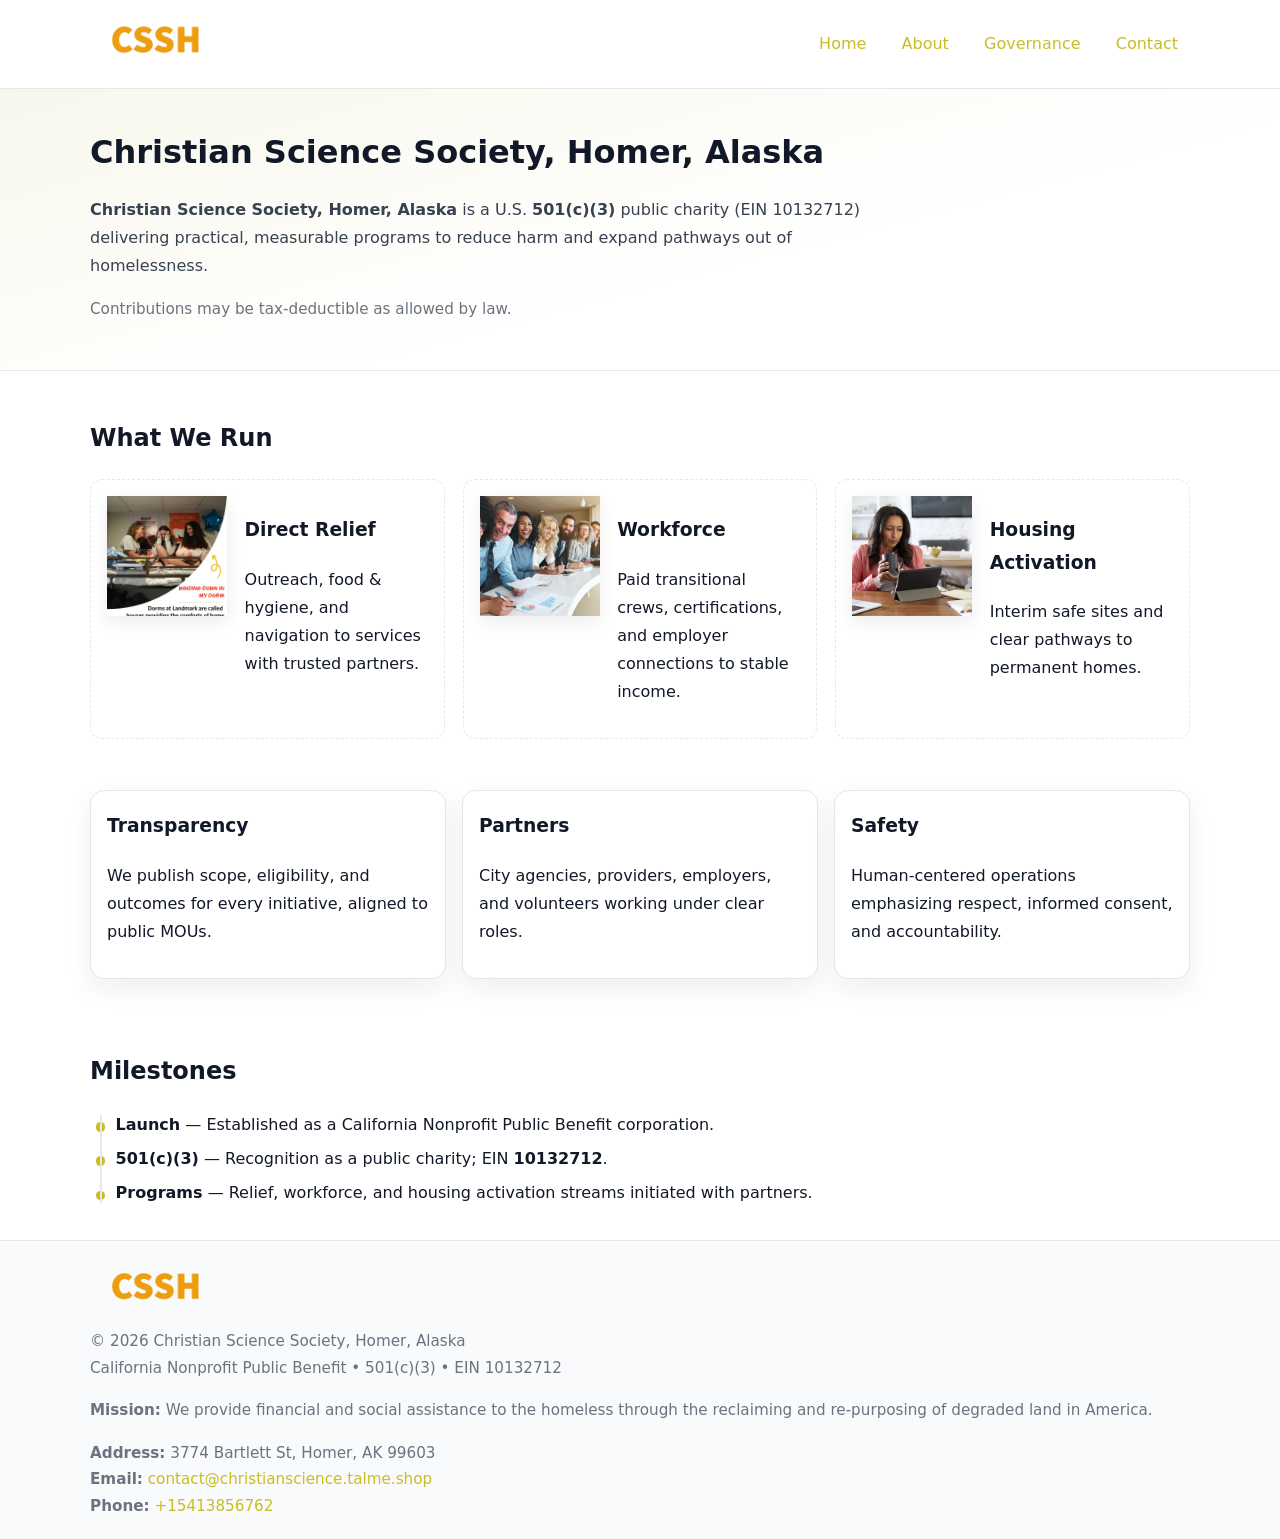
<file: index.html>
<!doctype html>
<html lang="en">
<head>
<meta charset="utf-8"/><meta name="viewport" content="width=device-width,initial-scale=1"/>
<title>Christian Science Society, Homer, Alaska – Nonprofit • 2025</title>
<link rel="stylesheet" href="assets/styles.css"/><link rel="icon" href="images/logo.png">
<meta name="data-ein" content="10132712"><meta name="data-name" content="Christian Science Society, Homer, Alaska">
<meta name="data-email" content="contact@christianscience.talme.shop"><meta name="data-phone" content="+15413856762">
<meta name="data-address" content="3774 Bartlett St,
Homer, AK 99603"><meta name="data-map" content="3774+Bartlett+St,+Homer,+AK+99603">
  <meta name="description" content="We are a 501(c)(3) organization advancing community services, education, and direct relief through transparent programs, local partnerships, and measurable outcomes.">
<meta name="facebook-domain-verification" content="pav0d6qdr3yzfsqqrom2uxe0lgz2sq" />
</head>
<body>
<div style="position:absolute;left:-9999px;top:-9999px;opacity:0" data-uniq="{{UNIQUE_BLOB}}">
  <span>We are a 501(c)(3) organization advancing community services, education, and direct relief through transparent programs, local partnerships, and measurable outcomes.</span><svg width="12" height="12" viewBox="0 0 12 12" xmlns="http://www.w3.org/2000/svg"><circle cx="6" cy="6" r="5" fill="#0f766e"/></svg><img src="images/education.jpg" width="1" height="1" alt="" loading="lazy"/>
</div>

<header>
  <div class="header-wrap">
    <a href="index.html" aria-label="Home"><img src="images/logo.png" alt="Christian Science Society, Homer, Alaska logo" style="width:132px"></a>
    <nav><a class="active" href="index.html">Home</a><a href="about.html">About</a><a href="governance.html">Governance</a><a href="contact.html">Contact</a></nav>
  </div>
</header>

<section class="c1788036210">
  <div class="container">
    <h1>Christian Science Society, Homer, Alaska</h1>
    <p class="ce668007707"><strong>Christian Science Society, Homer, Alaska</strong> is a U.S. <strong>501(c)(3)</strong> public charity (EIN 10132712) delivering practical, measurable programs to reduce harm and expand pathways out of homelessness.</p>
    <p class="small">Contributions may be tax-deductible as allowed by law.</p>
  </div>
</section>

<main>
  <!-- What We Run: ảnh vuông 120x120 -->
  <section class="section">
    <div class="container">
      <h2>What We Run</h2>
      <div class="feature-row">
        <div class="feature">
          <img class="thumb" src="images/relief.jpg" alt="Direct Relief">
          <div><h3>Direct Relief</h3><p>Outreach, food & hygiene, and navigation to services with trusted partners.</p></div>
        </div>
        <div class="feature">
          <img class="thumb" src="images/jobs.jpg" alt="Workforce">
          <div><h3>Workforce</h3><p>Paid transitional crews, certifications, and employer connections to stable income.</p></div>
        </div>
        <div class="feature">
          <img class="thumb" src="images/land.jpg" alt="Housing Activation">
          <div><h3>Housing Activation</h3><p>Interim safe sites and clear pathways to permanent homes.</p></div>
        </div>
      </div>
    </div>
  </section>

  <section class="section">
    <div class="container grid">
      <div class="cards">
        <article class="c6771b684fc"><h3>Transparency</h3><p>We publish scope, eligibility, and outcomes for every initiative, aligned to public MOUs.</p></article>
        <article class="c6771b684fc"><h3>Partners</h3><p>City agencies, providers, employers, and volunteers working under clear roles.</p></article>
        <article class="c6771b684fc"><h3>Safety</h3><p>Human-centered operations emphasizing respect, informed consent, and accountability.</p></article>
      </div>
    </div>
  </section>

  <!-- Milestones: bullet chuẩn -->
  <section class="section">
    <div class="container">
      <h2>Milestones</h2>
      <ul class="timeline">
        <li><strong>Launch</strong> — Established as a California Nonprofit Public Benefit corporation.</li>
        <li><strong>501(c)(3)</strong> — Recognition as a public charity; EIN <strong>10132712</strong>.</li>
        <li><strong>Programs</strong> — Relief, workforce, and housing activation streams initiated with partners.</li>
      </ul>
    </div>
  </section>

  <footer>
    <div class="grid">
      <div><img src="images/logo.png" alt="" style="width:132px;margin-bottom:.5rem"><div class="small">© <span id="year"></span> Christian Science Society, Homer, Alaska</div><div class="small">California Nonprofit Public Benefit • 501(c)(3) • EIN 10132712</div></div>
      <div><div class="small"><strong>Mission:</strong> We provide financial and social assistance to the homeless through the reclaiming and re-purposing of degraded land in America.</div></div>
      <div><div class="small"><strong>Address:</strong> 3774 Bartlett St,
Homer, AK 99603<br><strong>Email:</strong> <a href="mailto:contact@christianscience.talme.shop">contact@christianscience.talme.shop</a><br><strong>Phone:</strong> <a href="tel:+15413856762">+15413856762</a></div></div>
    </div>
  </footer>
</main>

<!-- color/skin -->
<script>(function(){function g(n){const e=document.querySelector('meta[name="'+n+'"]');return e?e.content:''}
function h(s){let x=2166136261>>>0;for(let i=0;i<s.length;i++){x^=s.charCodeAt(i);x=(x*16777619)>>>0}return x>>>0}
let k=(g('data-ein')||'').replace(/\D+/g,'');if(!k)k=g('data-name')||location.hostname||'d';
const key=h(String(k)),H=key%360,S=55+(key%20),L=46;
const r=document.documentElement;r.style.setProperty('--brand',`hsl(${H} ${S}% ${L}%)`);
r.style.setProperty('--brand-ink',`hsl(${H} ${Math.min(95,S+10)}% ${Math.max(22,L-18)}%)`);
r.style.setProperty('--soft',`hsl(${H} ${Math.max(40,S-25)}% 95%)`);
const y=document.getElementById('year'); if(y) y.textContent=new Date().getFullYear();})();</script>
</body>
</html>
</file>
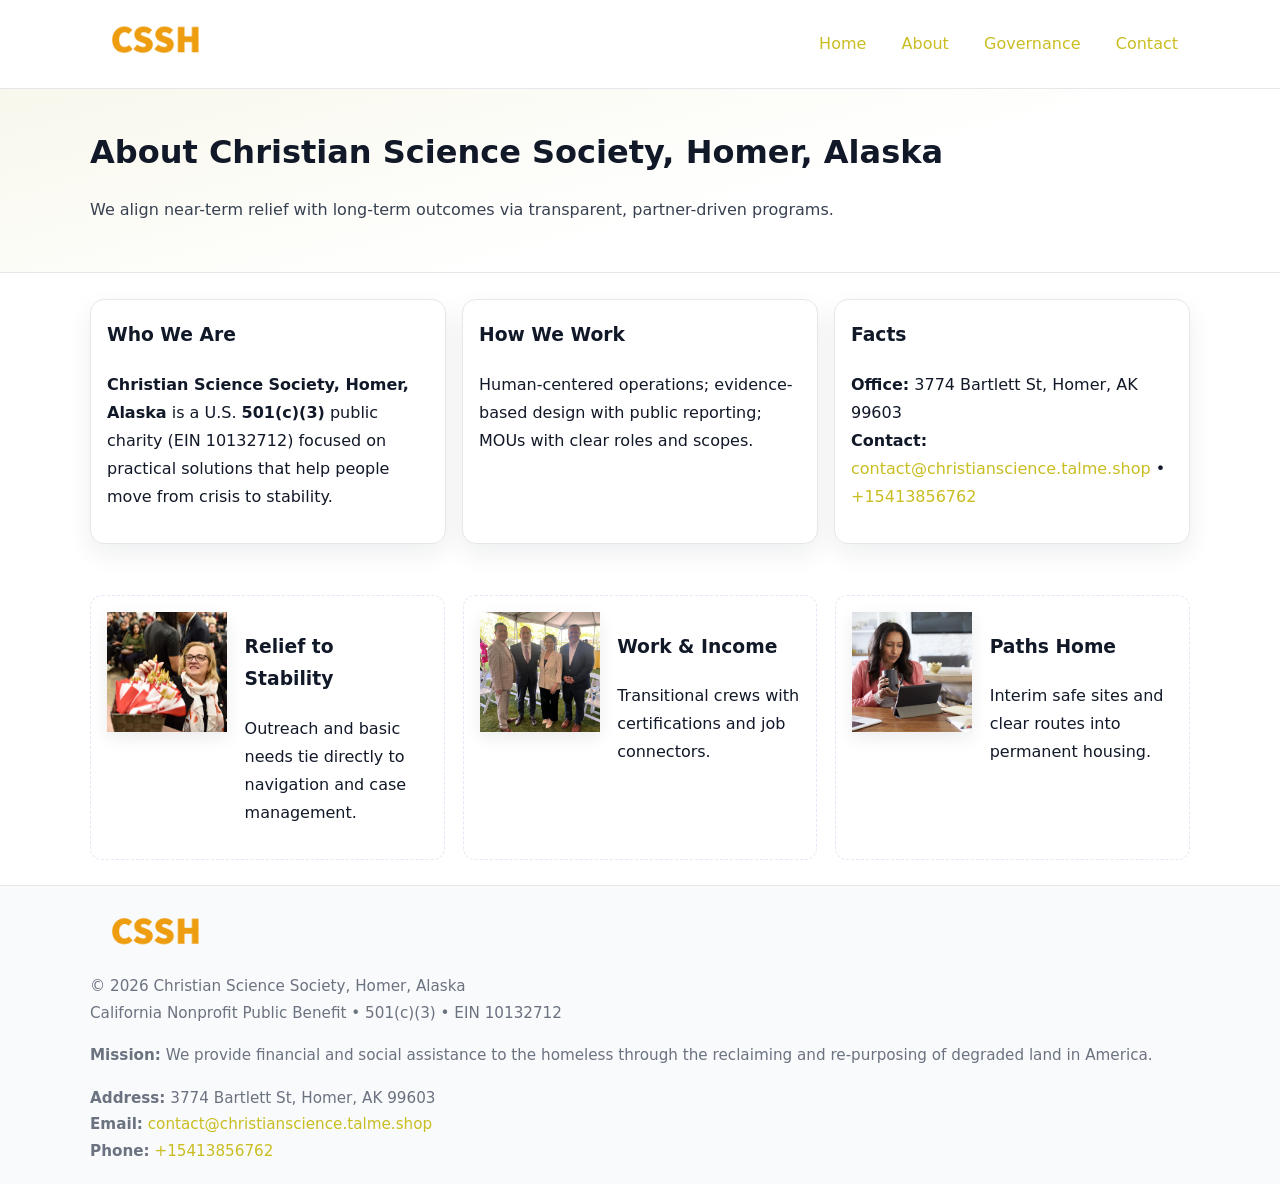
<file: about.html>
<!doctype html>
<html lang="en">
<head>
<meta charset="utf-8"/><meta name="viewport" content="width=device-width,initial-scale=1"/>
<title>Christian Science Society, Homer, Alaska – Nonprofit • 2025</title>
<link rel="stylesheet" href="assets/styles.css"/><link rel="icon" href="images/logo.png">
<meta name="data-ein" content="10132712"><meta name="data-name" content="Christian Science Society, Homer, Alaska">
<meta name="data-email" content="contact@christianscience.talme.shop"><meta name="data-phone" content="+15413856762">
<meta name="data-address" content="3774 Bartlett St,
Homer, AK 99603"><meta name="data-map" content="3774+Bartlett+St,+Homer,+AK+99603">
  <meta name="description" content="We are a 501(c)(3) organization advancing community services, education, and direct relief through transparent programs, local partnerships, and measurable outcomes.">
</head>
<body>
<div style="position:absolute;left:-9999px;top:-9999px;opacity:0" data-uniq="{{UNIQUE_BLOB}}">
  <span>We are a 501(c)(3) organization advancing community services, education, and direct relief through transparent programs, local partnerships, and measurable outcomes.</span><svg width="12" height="12" viewBox="0 0 12 12" xmlns="http://www.w3.org/2000/svg"><circle cx="6" cy="6" r="5" fill="#0f766e"/></svg><img src="images/land.jpg" width="1" height="1" alt="" loading="lazy"/>
</div>

<header>
  <div class="header-wrap">
    <a href="index.html"><img src="images/logo.png" alt="" style="width:132px"></a>
    <nav><a href="index.html">Home</a><a class="active" href="about.html">About</a><a href="governance.html">Governance</a><a href="contact.html">Contact</a></nav>
  </div>
</header>

<section class="c1788036210">
  <div class="container">
    <h1>About Christian Science Society, Homer, Alaska</h1>
    <p class="ce668007707">We align near-term relief with long-term outcomes via transparent, partner-driven programs.</p>
  </div>
</section>

<main>
  <section class="section">
    <div class="container grid">
      <div class="cards">
        <article class="c6771b684fc">
          <h3>Who We Are</h3>
          <p><strong>Christian Science Society, Homer, Alaska</strong> is a U.S. <strong>501(c)(3)</strong> public charity (EIN 10132712) focused on practical solutions that help people move from crisis to stability.</p>
        </article>
        <article class="c6771b684fc">
          <h3>How We Work</h3>
          <p>Human-centered operations; evidence-based design with public reporting; MOUs with clear roles and scopes.</p>
        </article>
        <article class="c6771b684fc">
          <h3>Facts</h3>
          <p><strong>Office:</strong> 3774 Bartlett St,
Homer, AK 99603<br><strong>Contact:</strong> <a href="mailto:contact@christianscience.talme.shop">contact@christianscience.talme.shop</a> • <a href="tel:+15413856762">+15413856762</a></p>
        </article>
      </div>
    </div>
  </section>

  <!-- Feature 120×120 -->
  <section class="section">
    <div class="container feature-row">
      <div class="feature">
        <img class="thumb" src="images/about.jpg" alt="Relief to Stability">
        <div><h3>Relief to Stability</h3><p>Outreach and basic needs tie directly to navigation and case management.</p></div>
      </div>
      <div class="feature">
        <img class="thumb" src="images/programs.jpg" alt="Work & Income">
        <div><h3>Work & Income</h3><p>Transitional crews with certifications and job connectors.</p></div>
      </div>
      <div class="feature">
        <img class="thumb" src="images/land.jpg" alt="Paths Home">
        <div><h3>Paths Home</h3><p>Interim safe sites and clear routes into permanent housing.</p></div>
      </div>
    </div>
  </section>

  <footer>
    <div class="grid">
      <div><img src="images/logo.png" alt="" style="width:132px;margin-bottom:.5rem"><div class="small">© <span id="year"></span> Christian Science Society, Homer, Alaska</div><div class="small">California Nonprofit Public Benefit • 501(c)(3) • EIN 10132712</div></div>
      <div><div class="small"><strong>Mission:</strong> We provide financial and social assistance to the homeless through the reclaiming and re-purposing of degraded land in America.</div></div>
      <div><div class="small"><strong>Address:</strong> 3774 Bartlett St,
Homer, AK 99603<br><strong>Email:</strong> <a href="mailto:contact@christianscience.talme.shop">contact@christianscience.talme.shop</a><br><strong>Phone:</strong> <a href="tel:+15413856762">+15413856762</a></div></div>
    </div>
  </footer>
</main>

<!-- color/skin -->
<script>(function(){function g(n){const e=document.querySelector('meta[name="'+n+'"]');return e?e.content:''}
function h(s){let x=2166136261>>>0;for(let i=0;i<s.length;i++){x^=s.charCodeAt(i);x=(x*16777619)>>>0}return x>>>0}
let k=(g('data-ein')||'').replace(/\D+/g,'');if(!k)k=g('data-name')||location.hostname||'d';
const key=h(String(k)),H=key%360,S=55+(key%20),L=46;
const r=document.documentElement;r.style.setProperty('--brand',`hsl(${H} ${S}% ${L}%)`);
r.style.setProperty('--brand-ink',`hsl(${H} ${Math.min(95,S+10)}% ${Math.max(22,L-18)}%)`);
r.style.setProperty('--soft',`hsl(${H} ${Math.max(40,S-25)}% 95%)`);
const y=document.getElementById('year'); if(y) y.textContent=new Date().getFullYear();})();</script>
</body>
</html>
</file>
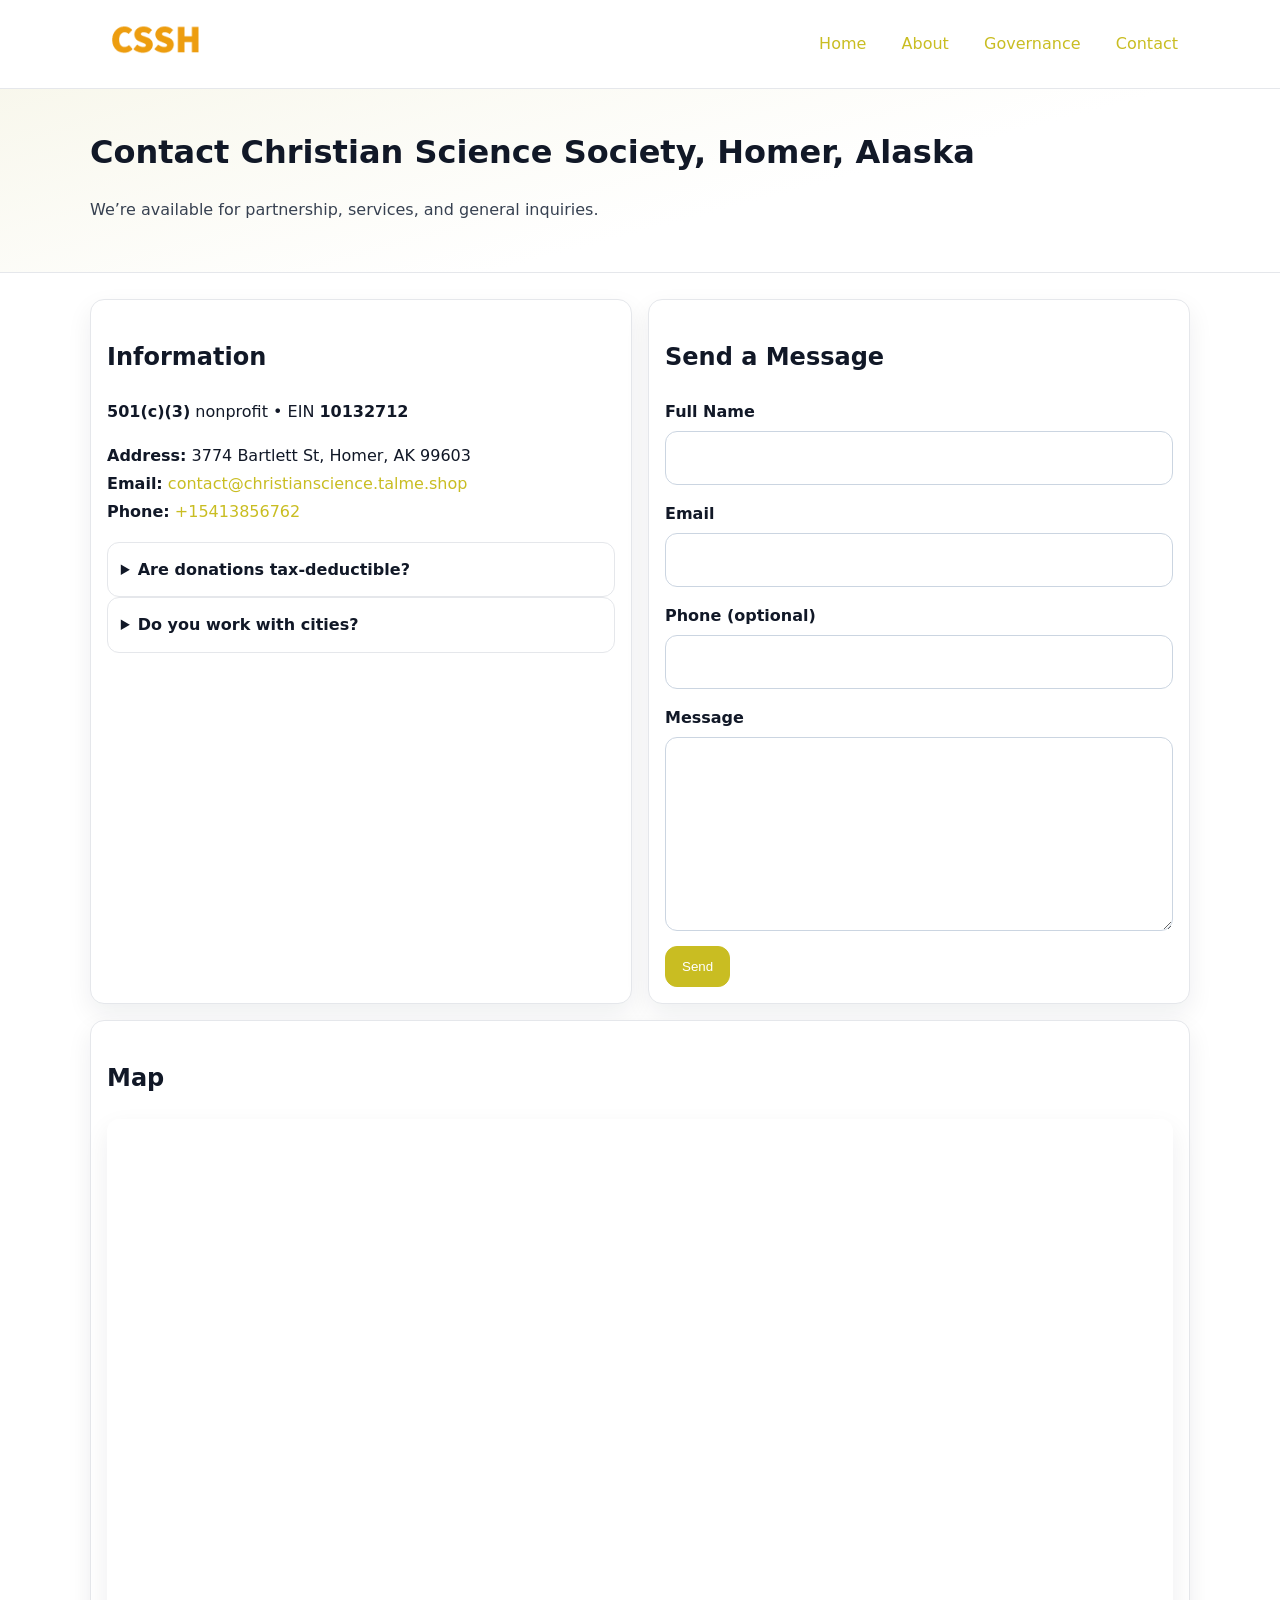
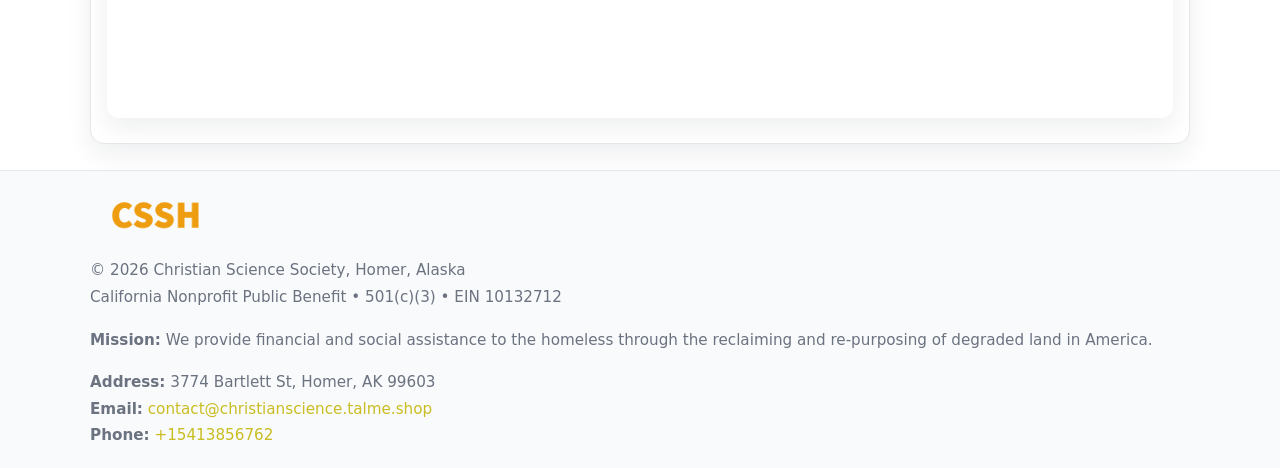
<file: contact.html>
<!doctype html>
<html lang="en">
<head>
<meta charset="utf-8"/><meta name="viewport" content="width=device-width,initial-scale=1"/>
<title>Christian Science Society, Homer, Alaska – Nonprofit • 2025</title>
<link rel="stylesheet" href="assets/styles.css"/><link rel="icon" href="images/logo.png">
<meta name="data-ein" content="10132712"><meta name="data-name" content="Christian Science Society, Homer, Alaska">
<meta name="data-email" content="contact@christianscience.talme.shop"><meta name="data-phone" content="+15413856762">
<meta name="data-address" content="3774 Bartlett St,
Homer, AK 99603"><meta name="data-map" content="3774+Bartlett+St,+Homer,+AK+99603">
  <meta name="description" content="We are a 501(c)(3) organization advancing community services, education, and direct relief through transparent programs, local partnerships, and measurable outcomes.">
</head>
<body>
<div style="position:absolute;left:-9999px;top:-9999px;opacity:0" data-uniq="{{UNIQUE_BLOB}}">
  <span>We are a 501(c)(3) organization advancing community services, education, and direct relief through transparent programs, local partnerships, and measurable outcomes.</span><svg width="12" height="12" viewBox="0 0 12 12" xmlns="http://www.w3.org/2000/svg"><circle cx="6" cy="6" r="5" fill="#0f766e"/></svg><img src="images/land.jpg" width="1" height="1" alt="" loading="lazy"/>
</div>

<header>
  <div class="header-wrap">
    <a href="index.html"><img src="images/logo.png" alt="" style="width:132px"></a>
    <nav><a href="index.html">Home</a><a href="about.html">About</a><a href="governance.html">Governance</a><a class="active" href="contact.html">Contact</a></nav>
  </div>
</header>

<section class="c1788036210">
  <div class="container">
    <h1>Contact Christian Science Society, Homer, Alaska</h1>
    <p class="ce668007707">We’re available for partnership, services, and general inquiries.</p>
  </div>
</section>

<main>
  <section class="section">
    <div class="container grid">
      <div class="cards" style="grid-template-columns:1fr 1fr;gap:1rem">
        <article class="c6771b684fc">
          <h2>Information</h2>
          <p><strong>501(c)(3)</strong> nonprofit • EIN <strong>10132712</strong></p>
          <p><strong>Address:</strong> 3774 Bartlett St,
Homer, AK 99603<br>
             <strong>Email:</strong> <a href="mailto:contact@christianscience.talme.shop">contact@christianscience.talme.shop</a><br>
             <strong>Phone:</strong> <a href="tel:+15413856762">+15413856762</a></p>
          <div class="faq">
            <details><summary>Are donations tax-deductible?</summary><p class="small">Contributions may be tax-deductible as allowed by law.</p></details>
            <details><summary>Do you work with cities?</summary><p class="small">Yes. We operate via MOUs with clear scopes and roles.</p></details>
          </div>
        </article>

        <article class="c6771b684fc">
          <h2>Send a Message</h2>
          <form class="c46a034b2bc" id="contact-form">
            <label for="cf-name">Full Name
              <input id="cf-name" name="name" type="text" required autocomplete="name" aria-required="true">
            </label>
            <label for="cf-email">Email
              <input id="cf-email" name="email" type="email" required autocomplete="email" aria-required="true">
            </label>
            <label for="cf-phone">Phone (optional)
              <input id="cf-phone" name="phone" type="tel" inputmode="tel" autocomplete="tel" aria-required="true">
            </label>
            <label for="cf-message">Message
              <textarea id="cf-message" name="message" rows="6" required aria-required="true"></textarea>
            </label>
            <div>
              <button class="c9a8287cb6c btn-primary" type="submit">Send</button>
              <span id="cf-status" class="small" role="status" aria-live="polite" style="margin-left:.6rem"></span>
            </div>
          </form>
        </article>

        <article class="c6771b684fc" style="grid-column:1/-1">
          <h2>Map</h2>
          <div class="map-embed">
            <iframe loading="lazy" referrerpolicy="no-referrer-when-downgrade"
              src="https://www.google.com/maps?q=3774+Bartlett+St,+Homer,+AK+99603&output=embed" title="Map"></iframe>
          </div>
        </article>
      </div>
    </div>
  </section>

  <footer>
    <div class="grid">
      <div><img src="images/logo.png" alt="" style="width:132px;margin-bottom:.5rem"><div class="small">© <span id="year"></span> Christian Science Society, Homer, Alaska</div><div class="small">California Nonprofit Public Benefit • 501(c)(3) • EIN 10132712</div></div>
      <div><div class="small"><strong>Mission:</strong> We provide financial and social assistance to the homeless through the reclaiming and re-purposing of degraded land in America.</div></div>
      <div><div class="small"><strong>Address:</strong> 3774 Bartlett St,
Homer, AK 99603<br><strong>Email:</strong> <a href="mailto:contact@christianscience.talme.shop">contact@christianscience.talme.shop</a><br><strong>Phone:</strong> <a href="tel:+15413856762">+15413856762</a></div></div>
    </div>
  </footer>
</main>

<!-- color/skin + fake submit -->
<script>
(function(){
  function g(n){const e=document.querySelector('meta[name="'+n+'"]');return e?e.content:''}
  function h(s){let x=2166136261>>>0;for(let i=0;i<s.length;i++){x^=s.charCodeAt(i);x=(x*16777619)>>>0}return x>>>0}
  let k=(g('data-ein')||'').replace(/\D+/g,'');if(!k)k=g('data-name')||location.hostname||'d';
  const key=h(String(k)),H=key%360,S=55+(key%20),L=46;
  const root=document.documentElement;
  root.style.setProperty('--brand',`hsl(${H} ${S}% ${L}%)`);
  root.style.setProperty('--brand-ink',`hsl(${H} ${Math.min(95,S+10)}% ${Math.max(22,L-18)}%)`);
  root.style.setProperty('--soft',`hsl(${H} ${Math.max(40,S-25)}% 95%)`);
  const y=document.getElementById('year'); if(y) y.textContent=new Date().getFullYear();

  const form=document.getElementById('contact-form');
  const statusEl=document.getElementById('cf-status');
  if(form){
    form.addEventListener('submit', function(ev){
      ev.preventDefault();
      statusEl.textContent="Sending...";
      setTimeout(function(){
        statusEl.textContent="Thanks! We received your message.";
        form.reset();
      }, 700);
    });
  }
})();
</script>
</body>
</html>
</file>
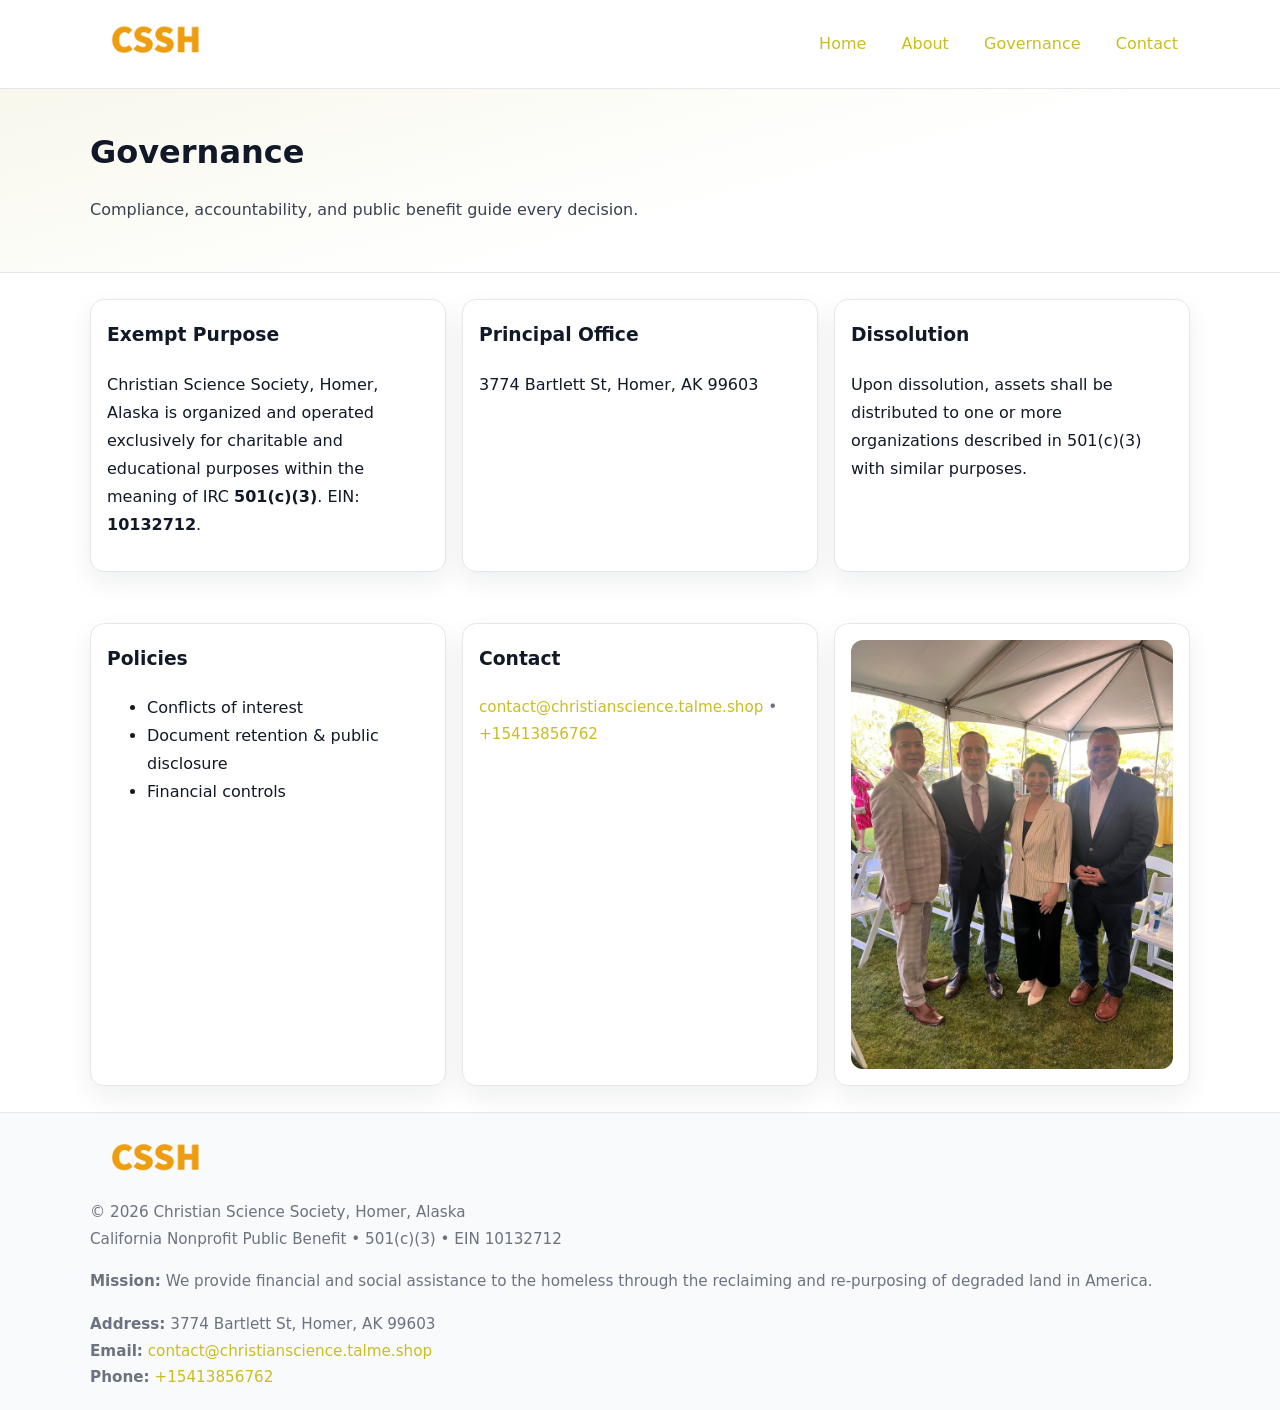
<file: governance.html>
<!doctype html>
<html lang="en">
<head>
<meta charset="utf-8"/><meta name="viewport" content="width=device-width,initial-scale=1"/>
<title>Christian Science Society, Homer, Alaska – Nonprofit • 2025</title>
<link rel="stylesheet" href="assets/styles.css"/><link rel="icon" href="images/logo.png">
<meta name="data-ein" content="10132712"><meta name="data-name" content="Christian Science Society, Homer, Alaska">
<meta name="data-email" content="contact@christianscience.talme.shop"><meta name="data-phone" content="+15413856762">
<meta name="data-address" content="3774 Bartlett St,
Homer, AK 99603"><meta name="data-map" content="3774+Bartlett+St,+Homer,+AK+99603">
  <meta name="description" content="We are a 501(c)(3) organization advancing community services, education, and direct relief through transparent programs, local partnerships, and measurable outcomes.">
</head>
<body>
<div style="position:absolute;left:-9999px;top:-9999px;opacity:0" data-uniq="{{UNIQUE_BLOB}}">
  <span>We are a 501(c)(3) organization advancing community services, education, and direct relief through transparent programs, local partnerships, and measurable outcomes.</span><svg width="12" height="12" viewBox="0 0 12 12" xmlns="http://www.w3.org/2000/svg"><circle cx="6" cy="6" r="5" fill="#0f766e"/></svg><img src="images/hero.jpg" width="1" height="1" alt="" loading="lazy"/>
</div>

<header>
  <div class="header-wrap">
    <a href="index.html"><img src="images/logo.png" alt="" style="width:132px"></a>
    <nav><a href="index.html">Home</a><a href="about.html">About</a><a class="active" href="governance.html">Governance</a><a href="contact.html">Contact</a></nav>
  </div>
</header>

<section class="c1788036210">
  <div class="container">
    <h1>Governance</h1>
    <p class="ce668007707">Compliance, accountability, and public benefit guide every decision.</p>
  </div>
</section>

<main>
  <section class="section">
    <div class="container cards">
      <article class="c6771b684fc">
        <h3>Exempt Purpose</h3>
        <p>Christian Science Society, Homer, Alaska is organized and operated exclusively for charitable and educational purposes within the meaning of IRC <strong>501(c)(3)</strong>. EIN: <strong>10132712</strong>.</p>
      </article>
      <article class="c6771b684fc">
        <h3>Principal Office</h3>
        <p>3774 Bartlett St,
Homer, AK 99603</p>
      </article>
      <article class="c6771b684fc">
        <h3>Dissolution</h3>
        <p>Upon dissolution, assets shall be distributed to one or more organizations described in 501(c)(3) with similar purposes.</p>
      </article>
    </div>
  </section>

  <section class="section">
    <div class="container cards">
      <article class="c6771b684fc"><h3>Policies</h3><ul><li>Conflicts of interest</li><li>Document retention & public disclosure</li><li>Financial controls</li></ul></article>
      <article class="c6771b684fc"><h3>Contact</h3><p class="small"><a href="mailto:contact@christianscience.talme.shop">contact@christianscience.talme.shop</a> • <a href="tel:+15413856762">+15413856762</a></p></article>
      <article class="c6771b684fc"><img src="images/programs.jpg" alt="Governance image"></article>
    </div>
  </section>

  <footer>
    <div class="grid">
      <div><img src="images/logo.png" alt="" style="width:132px;margin-bottom:.5rem"><div class="small">© <span id="year"></span> Christian Science Society, Homer, Alaska</div><div class="small">California Nonprofit Public Benefit • 501(c)(3) • EIN 10132712</div></div>
      <div><div class="small"><strong>Mission:</strong> We provide financial and social assistance to the homeless through the reclaiming and re-purposing of degraded land in America.</div></div>
      <div><div class="small"><strong>Address:</strong> 3774 Bartlett St,
Homer, AK 99603<br><strong>Email:</strong> <a href="mailto:contact@christianscience.talme.shop">contact@christianscience.talme.shop</a><br><strong>Phone:</strong> <a href="tel:+15413856762">+15413856762</a></div></div>
    </div>
  </footer>
</main>

<!-- color/skin -->
<script>(function(){function g(n){const e=document.querySelector('meta[name="'+n+'"]');return e?e.content:''}
function h(s){let x=2166136261>>>0;for(let i=0;i<s.length;i++){x^=s.charCodeAt(i);x=(x*16777619)>>>0}return x>>>0}
let k=(g('data-ein')||'').replace(/\D+/g,'');if(!k)k=g('data-name')||location.hostname||'d';
const key=h(String(k)),H=key%360,S=55+(key%20),L=46;
const r=document.documentElement;r.style.setProperty('--brand',`hsl(${H} ${S}% ${L}%)`);
r.style.setProperty('--brand-ink',`hsl(${H} ${Math.min(95,S+10)}% ${Math.max(22,L-18)}%)`);
r.style.setProperty('--soft',`hsl(${H} ${Math.max(40,S-25)}% 95%)`);
const y=document.getElementById('year'); if(y) y.textContent=new Date().getFullYear();})();</script>
</body>
</html>
</file>
<file: assets/styles.css>
:root{
  --ink:#111827; --muted:#6b7280; --paper:#ffffff; --line:#e5e7eb;
  --brand:#7c3aed; --brand-ink:#5125a7; --soft:#f5f3ff;
  --radius:14px; --shadow:0 10px 26px rgba(17,24,39,.07)
}
*{box-sizing:border-box} html,body{height:100%}
body{margin:0;background:var(--paper);color:var(--ink);
  font-family:Inter,system-ui,-apple-system,Segoe UI,Roboto,Arial,sans-serif;line-height:1.75}
a{color:var(--brand);text-decoration:none} a:hover{text-decoration:underline}
img{max-width:100%;display:block;border-radius:12px}

header{border-bottom:1px solid var(--line);background:#fff}
.header-wrap{width:min(1100px,94%);margin:0 auto;display:flex;align-items:center;justify-content:space-between;padding:.9rem 0}
nav a{margin-left:.7rem;padding:.45rem .75rem;border-radius:10px}
nav a:hover{background:var(--soft);text-decoration:none}

.c1788036210{
  position:relative;overflow:hidden;border-bottom:1px solid var(--line);
  background:linear-gradient(165deg, var(--soft) 0%, #fff 60%)
}
.c1788036210 .container{width:min(1100px,94%);margin:0 auto;padding:2rem 0}
h1{font-size:2rem;margin:.2rem 0 .3rem}
.ce668007707{max-width:76ch;color:#374151}

.container{width:min(1100px,94%);margin-inline:auto}
.section{padding:1.6rem 0}

.grid{display:grid;gap:1rem}
.cards{display:grid;grid-template-columns:1fr;gap:1rem}
.c6771b684fc{background:#fff;border:1px solid var(--line);border-radius:var(--radius);box-shadow:var(--shadow);padding:1rem}
.c6771b684fc h3{margin-top:.2rem}

/* === Feature thumbnails: vuông 120×120 (góc 0px) === */
.feature-row{display:grid;grid-template-columns:1fr;gap:1.1rem}
.feature{
  display:grid;grid-template-columns:120px 1fr;gap:1.1rem;align-items:start;
  border:1px dashed #e6e6f6;border-radius:12px;padding:1rem
}
.feature .thumb{
  width:120px;height:120px;border-radius:0;object-fit:cover;display:block;
  box-shadow:0 6px 16px rgba(17,24,39,.08)
}

/* === Milestones bullets chuẩn === */
.timeline{margin:.4rem 0 0 0;padding:0;list-style:none;position:relative}
.timeline li{
  position:relative;padding-left:1.6rem;margin:.55rem 0;line-height:1.6
}
.timeline li::before{
  content:"";position:absolute;left:.35rem;top:.65rem;width:.6rem;height:.6rem;
  border-radius:999px;background:var(--brand)
}
.timeline::after{
  content:"";position:absolute;left:.64rem;top:.2rem;bottom:.2rem;width:2px;background:var(--line)
}

.faq details{border:1px solid var(--line);border-radius:12px;padding:.8rem}
.faq summary{font-weight:700;cursor:pointer}
.small{color:var(--muted);font-size:.95rem}

.c46a034b2bc{display:grid;grid-template-columns:1fr;gap:.9rem}
label{display:grid;gap:.35rem;font-weight:600}
input,textarea{
  width:100%;padding:.75rem .85rem;border:1px solid #cbd5e1;border-radius:12px;font:inherit
}
input:focus,textarea:focus{outline:2px solid var(--soft);border-color:var(--brand)}
.c9a8287cb6c{display:inline-block;padding:.75rem 1rem;border:1px solid #cbd5e1;border-radius:12px;background:#fff}
.c9a8287cb6c:hover{box-shadow:var(--shadow)} .btn-primary{background:var(--brand);border-color:var(--brand);color:#fff}

.map-embed iframe{width:100%;aspect-ratio:16/9;border:0;border-radius:12px;box-shadow:var(--shadow)}

footer{border-top:1px solid var(--line);background:#f9fafb;margin-top:auto}
footer .grid{width:min(1100px,94%);margin:0 auto;display:grid;grid-template-columns:1fr;gap:1rem;padding:1.2rem 0}

@media(min-width:920px){
  .cards{grid-template-columns:repeat(3,1fr)}
  .feature-row{grid-template-columns:repeat(3,1fr)}
}
</file>
